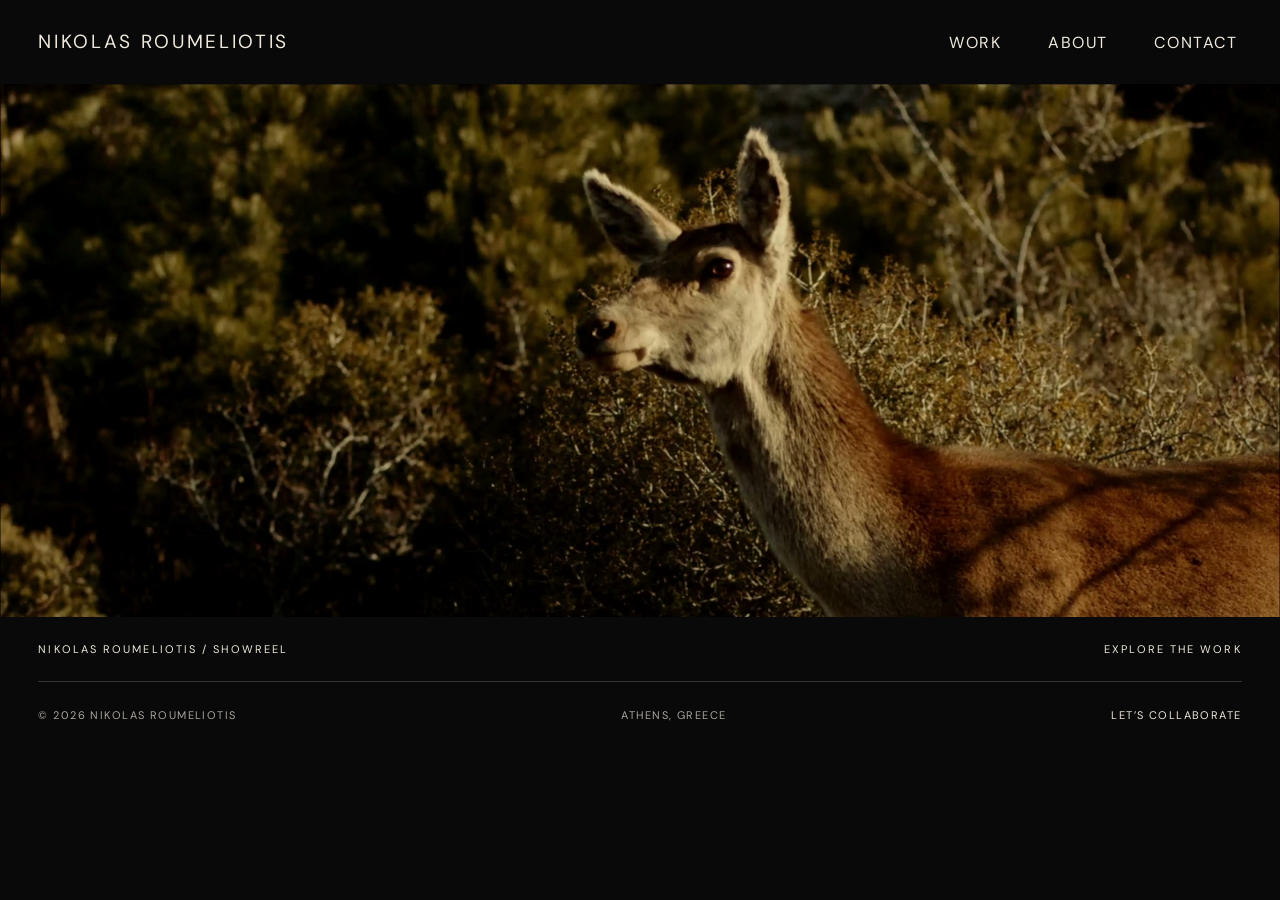
<file: index.html>
<!doctype html><html lang="en"><head><meta charset="utf-8"><meta name="viewport" content="width=device-width,initial-scale=1"><meta name="theme-color" content="#090909"><meta name="description" content="Nikolas Roumeliotis — Filmmaker / Editor / Digital Artist. Film editing, moving images and creative collaborations, Athens."><title>Nikolas Roumeliotis — Filmmaker / Editor / Digital Artist</title><link rel="stylesheet" href="./styles.css?v=11"><script src="./app.js?v=12" defer></script></head><body data-page="home"><a class="skip-link" href="#main">Skip to content</a><header id="site-header"></header><main id="main"><section class="cinema" aria-labelledby="film-title"><div class="cinema-media"><img id="film-image" class="film-image" src="./assets/showreel-poster.jpg" alt="A frame from Nikolas Roumeliotis’s showreel"><div id="film-player" class="film-player" hidden></div><div class="cinema-shade"></div></div><div class="home-identity">Filmmaker / Editor / Digital Artist</div><div class="cinema-title"><h1 id="film-title">SHOWREEL</h1></div></section><div class="cinema-caption"><span id="film-caption">NIKOLAS ROUMELIOTIS / SHOWREEL</span><a id="film-link" href="./work.html">EXPLORE THE WORK </a></div></main><footer id="site-footer"></footer></body></html>
</file>
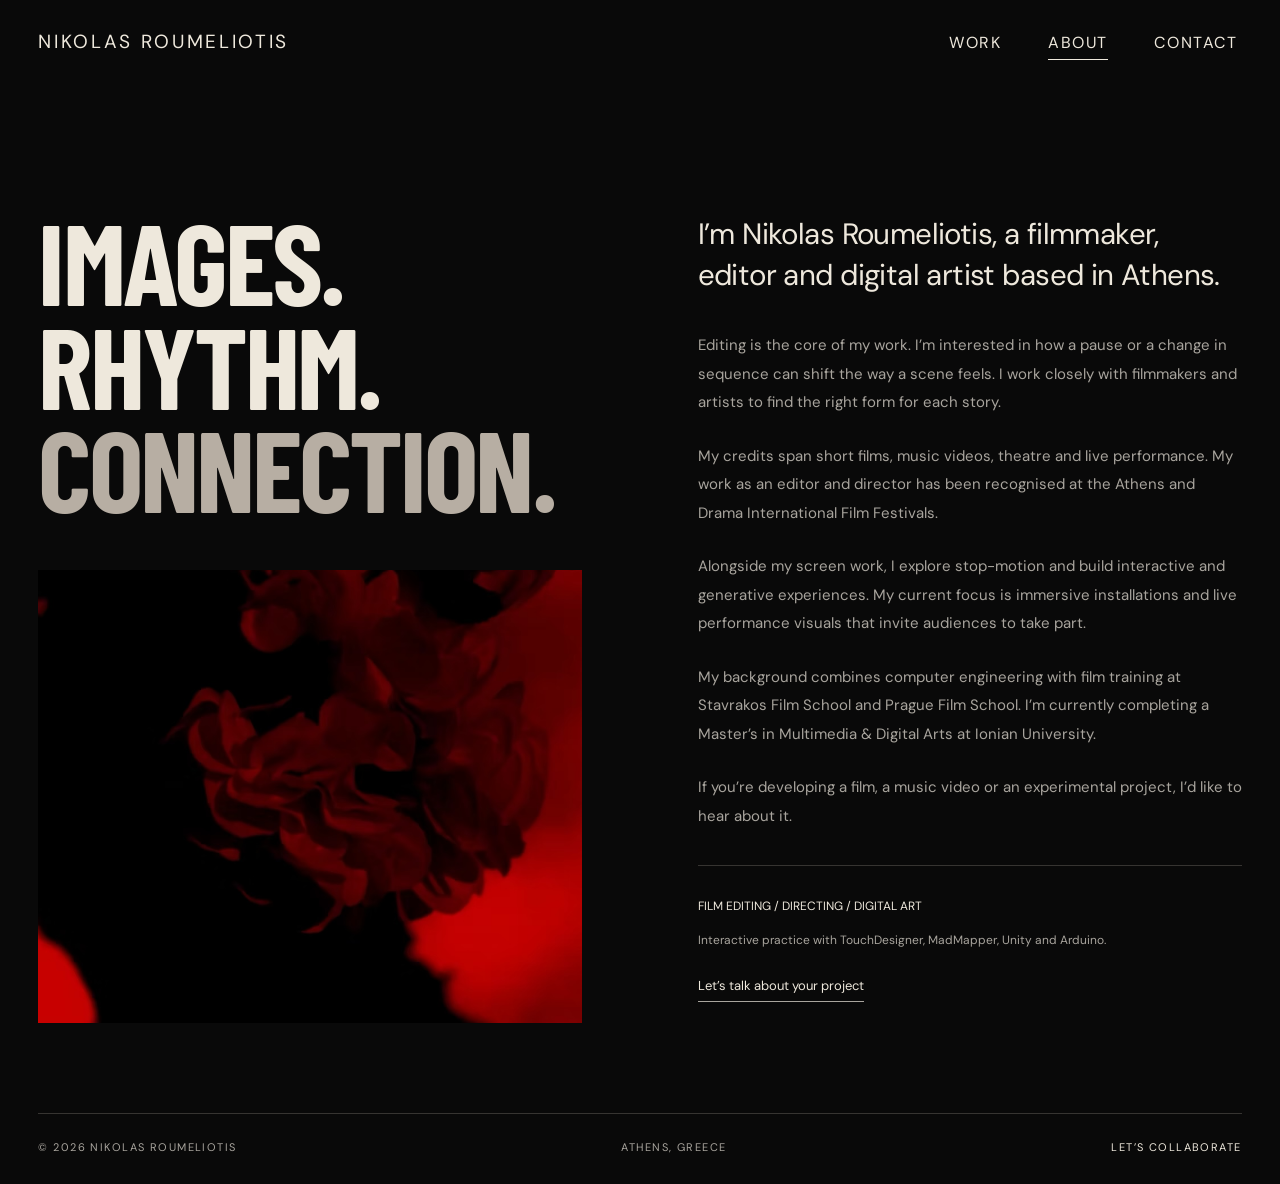
<file: about.html>
<!doctype html><html lang="en"><head><meta charset="utf-8"><meta name="viewport" content="width=device-width,initial-scale=1"><meta name="theme-color" content="#090909"><meta name="description" content="Nikolas Roumeliotis — Filmmaker / Editor / Digital Artist. Film editing, moving images and creative collaborations, Athens."><title>About — Nikolas Roumeliotis</title><link rel="stylesheet" href="./styles.css?v=11"><script src="./app.js?v=12" defer></script></head><body data-page="about"><a class="skip-link" href="#main">Skip to content</a><header id="site-header"></header><main id="main" class="page-content"><div class="about-layout"><div><h1 class="about-title">Images.<br>Rhythm.<br><span>Connection.</span></h1><div class="about-image"><img src="./assets/terra-02.jpg" alt="A red-lit silhouette from Terra Nova"></div></div><div class="about-copy"><p class="lead">I’m Nikolas Roumeliotis, a filmmaker, editor and digital artist based in Athens.</p><p>Editing is the core of my work. I’m interested in how a pause or a change in sequence can shift the way a scene feels. I work closely with filmmakers and artists to find the right form for each story.</p><p>My credits span short films, music videos, theatre and live performance. My work as an editor and director has been recognised at the Athens and Drama International Film Festivals.</p><p>Alongside my screen work, I explore stop-motion and build interactive and generative experiences. My current focus is immersive installations and live performance visuals that invite audiences to take part.</p><p>My background combines computer engineering with film training at Stavrakos Film School and Prague Film School. I’m currently completing a Master’s in Multimedia &amp; Digital Arts at Ionian University.</p><p>If you’re developing a film, a music video or an experimental project, I’d like to hear about it.</p><div class="about-practice"><span>FILM EDITING / DIRECTING / DIGITAL ART</span>Interactive practice with TouchDesigner, MadMapper, Unity and Arduino.</div><a class="line-link" href="./contact.html">Let’s talk about your project </a></div></div></main><footer id="site-footer"></footer></body></html>
</file>
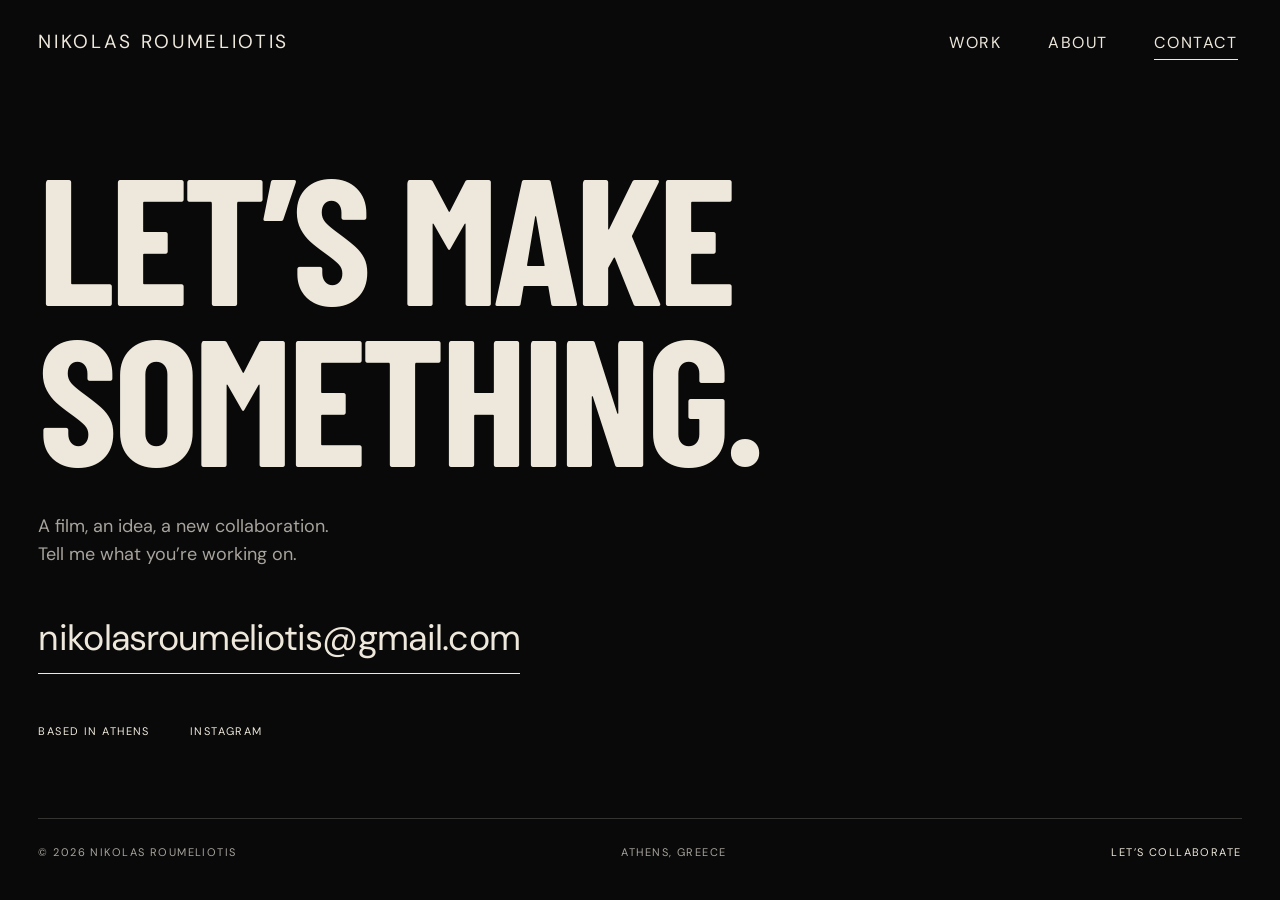
<file: contact.html>
<!doctype html><html lang="en"><head><meta charset="utf-8"><meta name="viewport" content="width=device-width,initial-scale=1"><meta name="theme-color" content="#090909"><meta name="description" content="Nikolas Roumeliotis — Filmmaker / Editor / Digital Artist. Film editing, moving images and creative collaborations, Athens."><title>Contact — Nikolas Roumeliotis</title><link rel="stylesheet" href="./styles.css?v=11"><script src="./app.js?v=12" defer></script></head><body data-page="contact"><a class="skip-link" href="#main">Skip to content</a><header id="site-header"></header><main id="main" class="page-content contact-content"><h1 class="contact-title">Let’s make<br>something.</h1><p class="contact-copy">A film, an idea, a new collaboration.<br>Tell me what you’re working on.</p><a class="contact-address" href="mailto:nikolasroumeliotis@gmail.com">nikolasroumeliotis@gmail.com </a><div class="contact-social"><span>BASED IN ATHENS</span><a href="https://www.instagram.com/roumeliotisnikolas/" target="_blank" rel="noopener noreferrer">INSTAGRAM </a></div></main><footer id="site-footer"></footer></body></html>
</file>
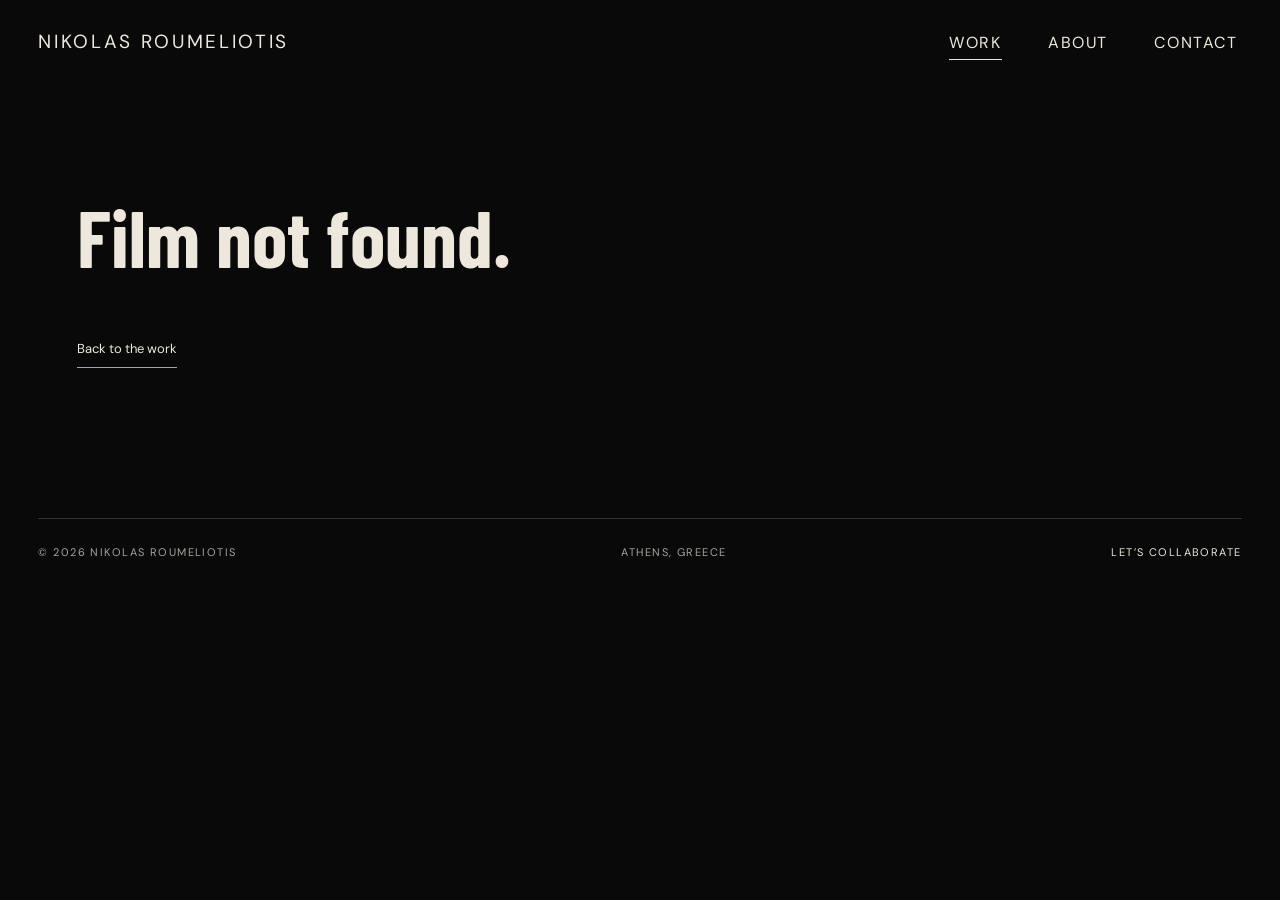
<file: project.html>
<!doctype html><html lang="en"><head><meta charset="utf-8"><meta name="viewport" content="width=device-width,initial-scale=1"><meta name="theme-color" content="#090909"><meta name="description" content="Nikolas Roumeliotis — Filmmaker / Editor / Digital Artist. Film editing, moving images and creative collaborations, Athens."><title>Film — Nikolas Roumeliotis</title><link rel="stylesheet" href="./styles.css?v=11"><script src="./app.js?v=12" defer></script></head><body data-page="project"><a class="skip-link" href="#main">Skip to content</a><header id="site-header"></header><main id="main" class="project-content"><div id="project-content"></div><noscript><p>Enable JavaScript to view the project credits, or <a href="./work.html">return to the work</a>.</p></noscript></main><footer id="site-footer"></footer></body></html>
</file>
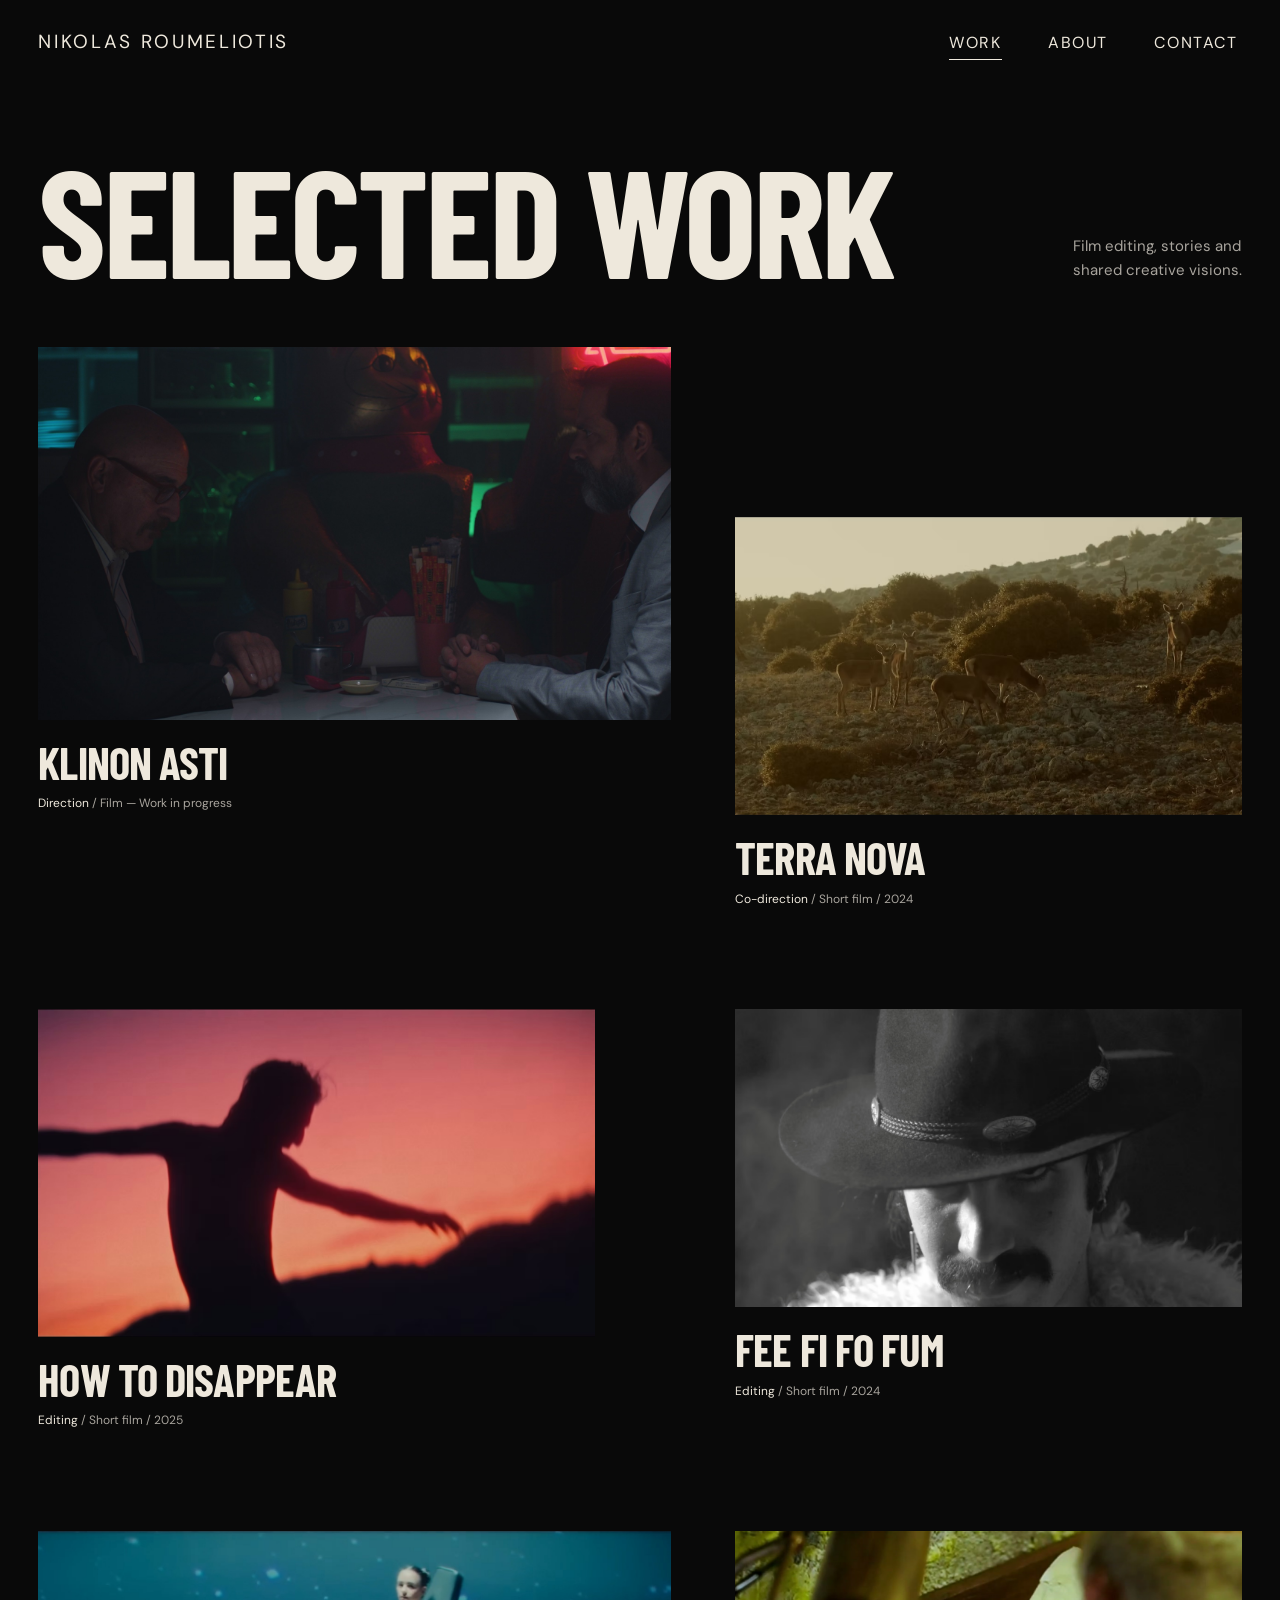
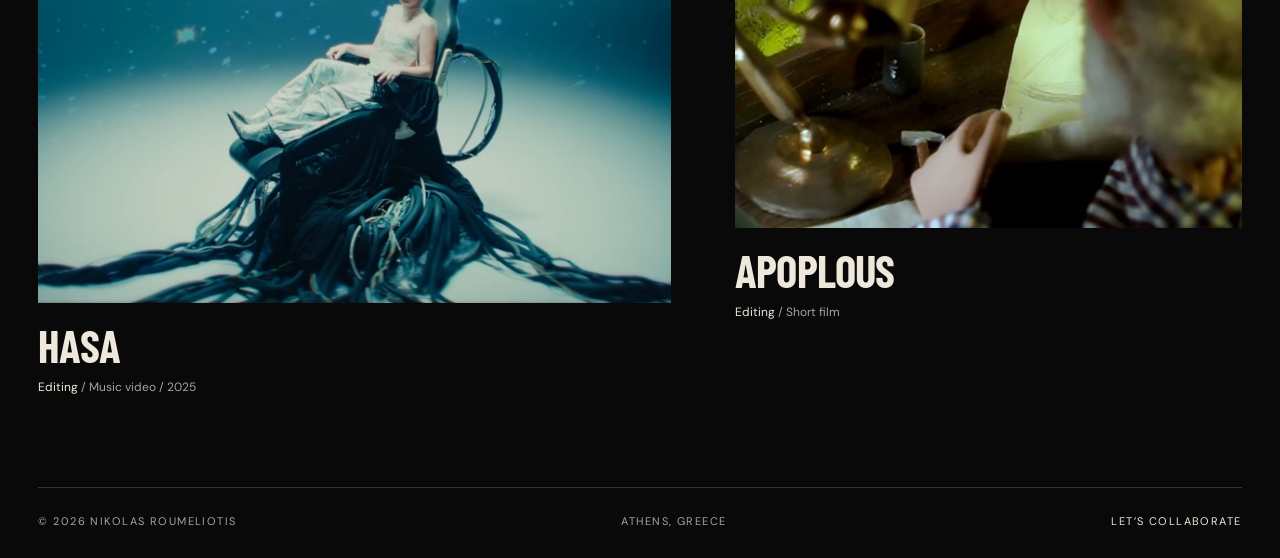
<file: work.html>
<!doctype html><html lang="en"><head><meta charset="utf-8"><meta name="viewport" content="width=device-width,initial-scale=1"><meta name="theme-color" content="#090909"><meta name="description" content="Nikolas Roumeliotis — Filmmaker / Editor / Digital Artist. Film editing, moving images and creative collaborations, Athens."><title>Work — Nikolas Roumeliotis</title><link rel="stylesheet" href="./styles.css?v=11"><script src="./app.js?v=12" defer></script></head><body data-page="work"><a class="skip-link" href="#main">Skip to content</a><header id="site-header"></header><main id="main" class="page-content"><div class="page-heading"><h1>Selected work</h1><p>Film editing, stories and<br>shared creative visions.</p></div><div class="works" id="works"></div></main><footer id="site-footer"></footer></body></html>
</file>
<file: styles.css>
@font-face{font-family:Barlow;src:url('./assets/fonts/barlow-condensed-bold.ttf') format('truetype');font-weight:700;font-display:swap}@font-face{font-family:DM;src:url('./assets/fonts/dm-sans.ttf') format('truetype');font-weight:400 700;font-display:swap}
:root{--ground:#090909;--ink:#eee8dc;--quiet:#a8a49d;--rule:#363431;--gutter:clamp(22px,3vw,56px);--header:84px;--caption:64px}*{box-sizing:border-box}html{scroll-behavior:smooth;scrollbar-color:#6b655e var(--ground)}body{background:var(--ground);color:var(--ink);font-family:DM,Arial,sans-serif;margin:0;-webkit-font-smoothing:antialiased}::selection{background:#eee8dc;color:#17110e}a{color:inherit;text-decoration:none;text-underline-offset:5px}button{font:inherit}a:focus-visible,button:focus-visible{outline:2px solid var(--ink);outline-offset:6px}img{display:block;max-width:100%}[hidden]{display:none!important}.skip-link{position:absolute;left:20px;top:-60px;z-index:100;background:var(--ink);color:var(--ground);padding:12px}.skip-link:focus{top:12px}#site-header{height:var(--header);display:flex;justify-content:space-between;align-items:center;padding:0 var(--gutter);gap:24px;background:var(--ground);position:sticky;top:0;z-index:5}.wordmark{font-size:19px;letter-spacing:.14em;line-height:1.5}nav{display:flex;gap:clamp(24px,3vw,54px)}nav a{font-size:16px;font-weight:500;letter-spacing:.1em;min-height:44px;min-width:44px;padding:12px 4px;display:inline-flex;align-items:center;justify-content:center;position:relative}nav a:after{content:'';position:absolute;bottom:5px;left:4px;right:4px;height:1px;background:var(--ink);transform:scaleX(0);transform-origin:left;transition:transform .25s}nav a:hover:after,nav a[aria-current]:after{transform:scaleX(1)}.arrow{display:inline-block;width:14px;height:14px;position:relative;vertical-align:middle;flex-shrink:0}.arrow:before{content:'';position:absolute;right:1px;top:1px;width:9px;height:9px;border-top:1px solid currentColor;border-right:1px solid currentColor}.arrow:after{content:'';position:absolute;right:2px;top:2px;width:15px;height:1px;background:currentColor;transform:rotate(-45deg);transform-origin:right}.cinema{height:calc(100svh - var(--header) - var(--caption));min-height:490px;max-height:1100px;position:relative;overflow:hidden;background:#21191b}.cinema-media{position:absolute;inset:0;overflow:hidden}.film-image{width:100%;height:100%;object-fit:cover;transform:scale(1.35);object-position:center center}.cinema-shade{position:absolute;inset:0;background:linear-gradient(180deg,rgba(0,0,0,.17),transparent 35%,rgba(0,0,0,.12) 65%,rgba(0,0,0,.48));pointer-events:none}.home-identity{position:absolute;top:27px;left:var(--gutter);font-size:11px;letter-spacing:.14em;color:#fff5e9;text-shadow:0 1px 8px #090909}.cinema-title{position:absolute;bottom:14px;left:var(--gutter);right:90px;pointer-events:none}.cinema-title h1{font-family:Barlow,sans-serif;font-weight:700;font-size:11.5vw;transform:scaleY(1.8);transform-origin:left bottom;white-space:nowrap;line-height:.87;letter-spacing:-.025em;margin:0;color:#f1e9d9;max-width:100%;text-wrap:balance}.film-switcher{position:absolute;right:var(--gutter);top:50%;transform:translateY(-50%);display:flex;flex-direction:column;gap:2px}.film-marker{position:relative;width:46px;height:40px;border:0;padding:0 0 0 10px;display:flex;justify-content:flex-end;align-items:center;background:transparent;cursor:pointer;color:var(--ink)}.film-marker>span:first-child{width:25px;height:2px;background:#eee8dc66;transition:width .3s,background .3s}.film-marker[aria-pressed=true]>span:first-child,.film-marker:hover>span:first-child{width:36px;background:var(--ink)}.marker-name{position:absolute;white-space:nowrap;right:55px;opacity:0;pointer-events:none;font-size:11px;background:#090909cc;padding:6px 10px;transition:opacity .2s}.film-marker:hover .marker-name,.film-marker:focus-visible .marker-name{opacity:1}.cinema-caption{height:var(--caption);padding:0 var(--gutter);display:flex;justify-content:space-between;align-items:center;gap:24px;font-size:11px;letter-spacing:.19em}.cinema-caption a{display:flex;align-items:center;gap:22px}.film-player,.film-player iframe{width:100%;height:100%;position:absolute;inset:0;border:0}.has-video .cinema-title,.has-video .home-identity,.has-video .cinema-shade{display:none}.has-video .film-switcher{top:36px;transform:none}.home-end{padding:75px var(--gutter);display:flex;align-items:end;justify-content:space-between;gap:35px}.home-end>p{font-size:clamp(35px,4vw,65px);line-height:1.05;letter-spacing:-.035em;margin:0}.home-end em{font-family:Georgia,serif;font-weight:400}.home-end>div>p{font-size:14px;color:var(--quiet);margin:0 0 20px}.line-link{display:inline-flex;align-items:center;gap:30px;font-size:13px;padding-bottom:7px;border-bottom:1px solid var(--quiet);transition:color .2s,border-color .2s}.line-link:hover{color:#fff;border-color:#fff}#site-footer{border-top:1px solid var(--rule);margin:0 var(--gutter);padding:26px 0 30px;display:flex;align-items:center;justify-content:space-between;gap:24px;font-size:11px;letter-spacing:.13em;color:var(--quiet)}#site-footer a{display:flex;align-items:center;gap:13px;color:var(--ink)}#site-footer .arrow{width:11px;height:11px}.page-content{padding:65px var(--gutter) 90px}.page-heading{display:flex;align-items:end;justify-content:space-between;gap:30px;margin-bottom:60px}.page-heading h1,.about-title,.contact-title,.project-title{font-family:Barlow,sans-serif;font-size:clamp(80px,12vw,190px);text-transform:uppercase;font-weight:700;line-height:.9;letter-spacing:-.025em;margin:0}.page-heading>p{color:var(--quiet);font-size:15px;line-height:1.6;max-width:280px;margin:0 0 5px}.works{display:grid;grid-template-columns:1.25fr 1fr;align-items:start;gap:100px 5vw}.work-entry-1{padding-top:170px}.work-entry-2{grid-column:1;max-width:88%}.work-image{position:relative;overflow:hidden;aspect-ratio:1.7;background:#171413}.work-image img{width:100%;height:100%;object-fit:cover;transform:scale(1.35);transition:transform .65s cubic-bezier(.16,1,.3,1)}.work-entry:hover img{transform:scale(1.41)}.work-explore{position:absolute;right:20px;bottom:20px;font-size:11px;letter-spacing:.1em;display:flex;align-items:center;gap:14px;text-shadow:0 1px 8px #000}.work-heading{display:flex;justify-content:space-between;align-items:center;margin:20px 0 10px;gap:15px}.work-heading h2{font-family:Barlow,sans-serif;text-transform:uppercase;font-size:clamp(32px,3.5vw,56px);line-height:1;margin:0;font-weight:700;letter-spacing:-.02em}.work-entry>p{color:var(--ink);font-size:12px;line-height:1.6;margin:0}.work-entry>p span{color:var(--quiet)}.project-content{padding:24px var(--gutter) 90px}.project-top{display:flex;justify-content:space-between;gap:20px;font-size:11px;letter-spacing:.13em;color:var(--quiet);margin:20px 0 35px}.back-link{color:var(--ink);border-bottom:1px solid var(--rule);padding-bottom:6px}.project-title{font-size:clamp(65px,11vw,170px);margin-bottom:40px}.project-media{position:relative;aspect-ratio:16/9;background:#111}.project-media>img{width:100%;height:100%;object-fit:contain}.project-details{display:grid;grid-template-columns:1fr 1.25fr;gap:9vw;padding:60px 0 80px}.role-label{font-size:11px;letter-spacing:.15em;color:var(--quiet);margin:0 0 14px}.project-role{font-size:30px;margin:0;letter-spacing:-.02em}.project-summary{font-size:21px;line-height:1.6;margin:0 0 38px;max-width:650px}.credits{margin:0 0 35px}.credits>div{display:grid;grid-template-columns:160px 1fr;gap:24px;padding:14px 0;border-top:1px solid var(--rule);font-size:12px;line-height:1.6}.credits dt{color:var(--quiet)}.credits dd{margin:0}.next-project{display:grid;grid-template-columns:1fr auto;gap:25px;align-items:center;border-top:1px solid var(--rule);padding:35px 0}.next-project>span:first-child{grid-column:1 / -1;font-size:11px;letter-spacing:.15em;color:var(--quiet)}.next-project strong{font-family:Barlow,sans-serif;font-size:clamp(40px,6vw,90px);font-weight:700;line-height:1;text-transform:uppercase}.next-project>.arrow{width:30px;height:30px;transform:scale(1.7)}.about-layout{display:grid;grid-template-columns:minmax(0,1fr) minmax(0,1fr);gap:9vw;align-items:start;margin-top:60px}.about-title{font-size:clamp(65px,9vw,145px);max-width:700px}.about-title span{color:#b7aea3}.about-image{aspect-ratio:1.2;overflow:hidden;margin-top:50px}.about-image img{width:100%;height:100%;object-fit:cover;transform:scale(1.35)}.about-copy{padding-top:5px;min-width:0}.about-copy .lead{font-size:clamp(21px,2.3vw,34px);line-height:1.4;margin:0 0 35px;color:var(--ink);letter-spacing:-.02em}.about-copy p{font-size:15px;line-height:1.9;color:var(--quiet);max-width:60ch;margin:0 0 25px}.about-copy .line-link{margin-top:25px}.about-practice{padding-top:28px;margin-top:35px;border-top:1px solid var(--rule);font-size:12px;color:var(--quiet);line-height:2}.about-practice span{color:var(--ink);display:block;margin-bottom:10px}.contact-content{min-height:calc(100svh - 174px);display:flex;flex-direction:column;justify-content:center;padding-top:70px;padding-bottom:80px}.contact-title{font-size:clamp(85px,14vw,220px);max-width:1100px}.contact-copy{color:var(--quiet);font-size:18px;line-height:1.6;max-width:470px;margin:35px 0 45px}.contact-address{display:flex;align-items:center;justify-content:space-between;gap:20px;width:max-content;max-width:100%;font-size:clamp(15px,2.8vw,43px);letter-spacing:-.02em;border-bottom:1px solid var(--ink);padding:0 0 12px;overflow-wrap:anywhere}.contact-social{display:flex;gap:40px;font-size:11px;letter-spacing:.13em;margin-top:50px}.load-error,.not-found{padding:60px var(--gutter);line-height:1.7}.load-error a{text-decoration:underline}.not-found h1{font-family:Barlow,sans-serif;font-size:80px;margin:0 0 30px}
@media(min-width:1600px){.cinema-title{bottom:22px}.cinema-title h1{font-size:11.5vw}}
@media(max-width:900px){:root{--header:76px}.wordmark{font-size:17px;letter-spacing:.12em}nav{gap:20px}nav a{font-size:15px}.cinema-title h1{font-size:11.5vw}.works{gap:60px 5vw}.work-entry-1{padding-top:110px}.about-layout{gap:45px}.about-title{font-size:10vw}.project-details{gap:45px}.credits>div{grid-template-columns:125px 1fr}.contact-title{font-size:17vw}}
@media(max-width:600px){:root{--header:110px;--caption:82px}#site-header{align-items:center;align-content:center;flex-wrap:wrap;gap:4px;padding-top:10px;padding-bottom:10px}.wordmark{font-size:16px;letter-spacing:.1em;max-width:none;width:100%;line-height:1.6}nav{width:100%;justify-content:space-between;gap:12px}nav a{font-size:16px;letter-spacing:.06em}.cinema{min-height:480px;max-height:none}.film-image{object-position:48% center;transform:scale(1.35)}.cinema-title{left:var(--gutter);right:22px;bottom:25px}.cinema-title h1{font-size:23vw;transform:none;white-space:normal;line-height:.88;max-width:90%;text-wrap:balance}.home-identity{font-size:11px;top:23px;letter-spacing:.09em}.film-switcher{right:15px;top:43%}.film-marker{height:44px;width:44px}.film-marker>span:first-child{width:19px}.film-marker[aria-pressed=true]>span:first-child{width:29px}.cinema-caption{font-size:11px;letter-spacing:.1em;gap:20px}.cinema-caption>span{max-width:150px;line-height:1.8}.cinema-caption a{gap:12px;white-space:nowrap}.home-end{padding:50px var(--gutter);align-items:start;flex-direction:column;gap:35px}.home-end>p{font-size:44px}.home-end>div>p{font-size:13px}#site-footer{font-size:11px;flex-wrap:wrap;gap:20px}#site-footer>span:nth-child(2){display:none}.page-content{padding-top:40px;padding-bottom:60px}.page-heading{align-items:start;flex-direction:column;gap:25px;margin-bottom:45px}.page-heading h1{font-size:26vw}.page-heading>p{font-size:14px}.works{grid-template-columns:1fr;gap:45px}.work-entry-1{padding-top:0}.work-entry-2{max-width:none;grid-column:auto}.work-heading h2{font-size:38px}.project-top{font-size:11px;margin-bottom:30px}.project-title{font-size:18vw;margin-bottom:30px}.project-content{padding-top:15px;padding-bottom:45px}.project-media{margin-left:calc(var(--gutter) * -1);margin-right:calc(var(--gutter) * -1)}.project-details{grid-template-columns:1fr;gap:35px;padding:35px 0 50px}.project-summary{font-size:18px}.project-role{font-size:26px}.credits>div{font-size:11px;grid-template-columns:110px 1fr;gap:15px}.next-project{padding:28px 0}.next-project strong{font-size:43px}.about-layout{grid-template-columns:1fr;margin-top:15px;gap:40px}.about-title{font-size:20vw}.about-image{margin-top:35px;aspect-ratio:1.6}.about-copy .lead{font-size:24px}.about-copy p{font-size:14px}.contact-content{min-height:calc(100svh - 172px);padding-top:45px;padding-bottom:60px}.contact-title{font-size:23vw}.contact-copy{font-size:16px;margin:30px 0 35px}.contact-address{font-size:4.2vw;gap:15px}.contact-social{font-size:11px;margin-top:40px}}
@media(prefers-reduced-motion:reduce){html{scroll-behavior:auto}*,*:before,*:after{animation:none!important;transition:none!important}}

.project-gallery{display:grid;grid-template-columns:1fr 1fr;gap:clamp(18px,3vw,48px);padding-bottom:70px}.project-gallery img{width:100%;height:auto}.project-gallery img:first-child{grid-column:1/-1}@media(max-width:600px){.project-gallery{grid-template-columns:1fr;padding-bottom:40px}}

.work-image{position:relative}.work-preview{position:absolute;inset:0;opacity:0;pointer-events:none;transition:opacity .25s ease-out}.work-preview video{display:block;width:100%;height:100%;object-fit:cover}.is-previewing .work-preview{opacity:1}.work-explore{z-index:1}@media(prefers-reduced-motion:reduce){.work-preview{transition:none}}
.cinema.has-video{background:#000}.cinema.has-video iframe{background:#000}@media(max-width:600px){.cinema.has-video{height:auto;min-height:0;max-height:none;aspect-ratio:16/9}}

.project-gallery img:last-child:nth-child(even){grid-column:1/-1}
.film-player>video{position:absolute;inset:0;width:100%;height:100%;object-fit:contain;background:#000}.film-player>video:focus-visible{outline:2px solid var(--ink);outline-offset:-3px}
.cinema .film-player>video{object-fit:cover;transform:none}
.cinema.has-video{height:auto;min-height:0;max-height:none;aspect-ratio:12/5}

/* Quiet cinematic motion; layout, scroll and card titles stay still. */
:root{--motion-feedback:240ms;--motion-preview:380ms;--ease-settle:cubic-bezier(.16,1,.3,1);--ease-state:cubic-bezier(.2,.65,.3,1)}
nav a:after{transition:transform var(--motion-feedback) var(--ease-settle);transform-origin:right}
nav a:hover:after,nav a[aria-current]:after{transform-origin:left}
nav a:focus-visible:after{transform:scaleX(1);transition:none}
.work-image img,.work-entry:hover img{transform:scale(1.35);transition:none}
.work-preview{transition:opacity var(--motion-preview) var(--ease-state)}
@media(prefers-reduced-motion:reduce){.work-preview,nav a:after{transition:none}}
</file>
